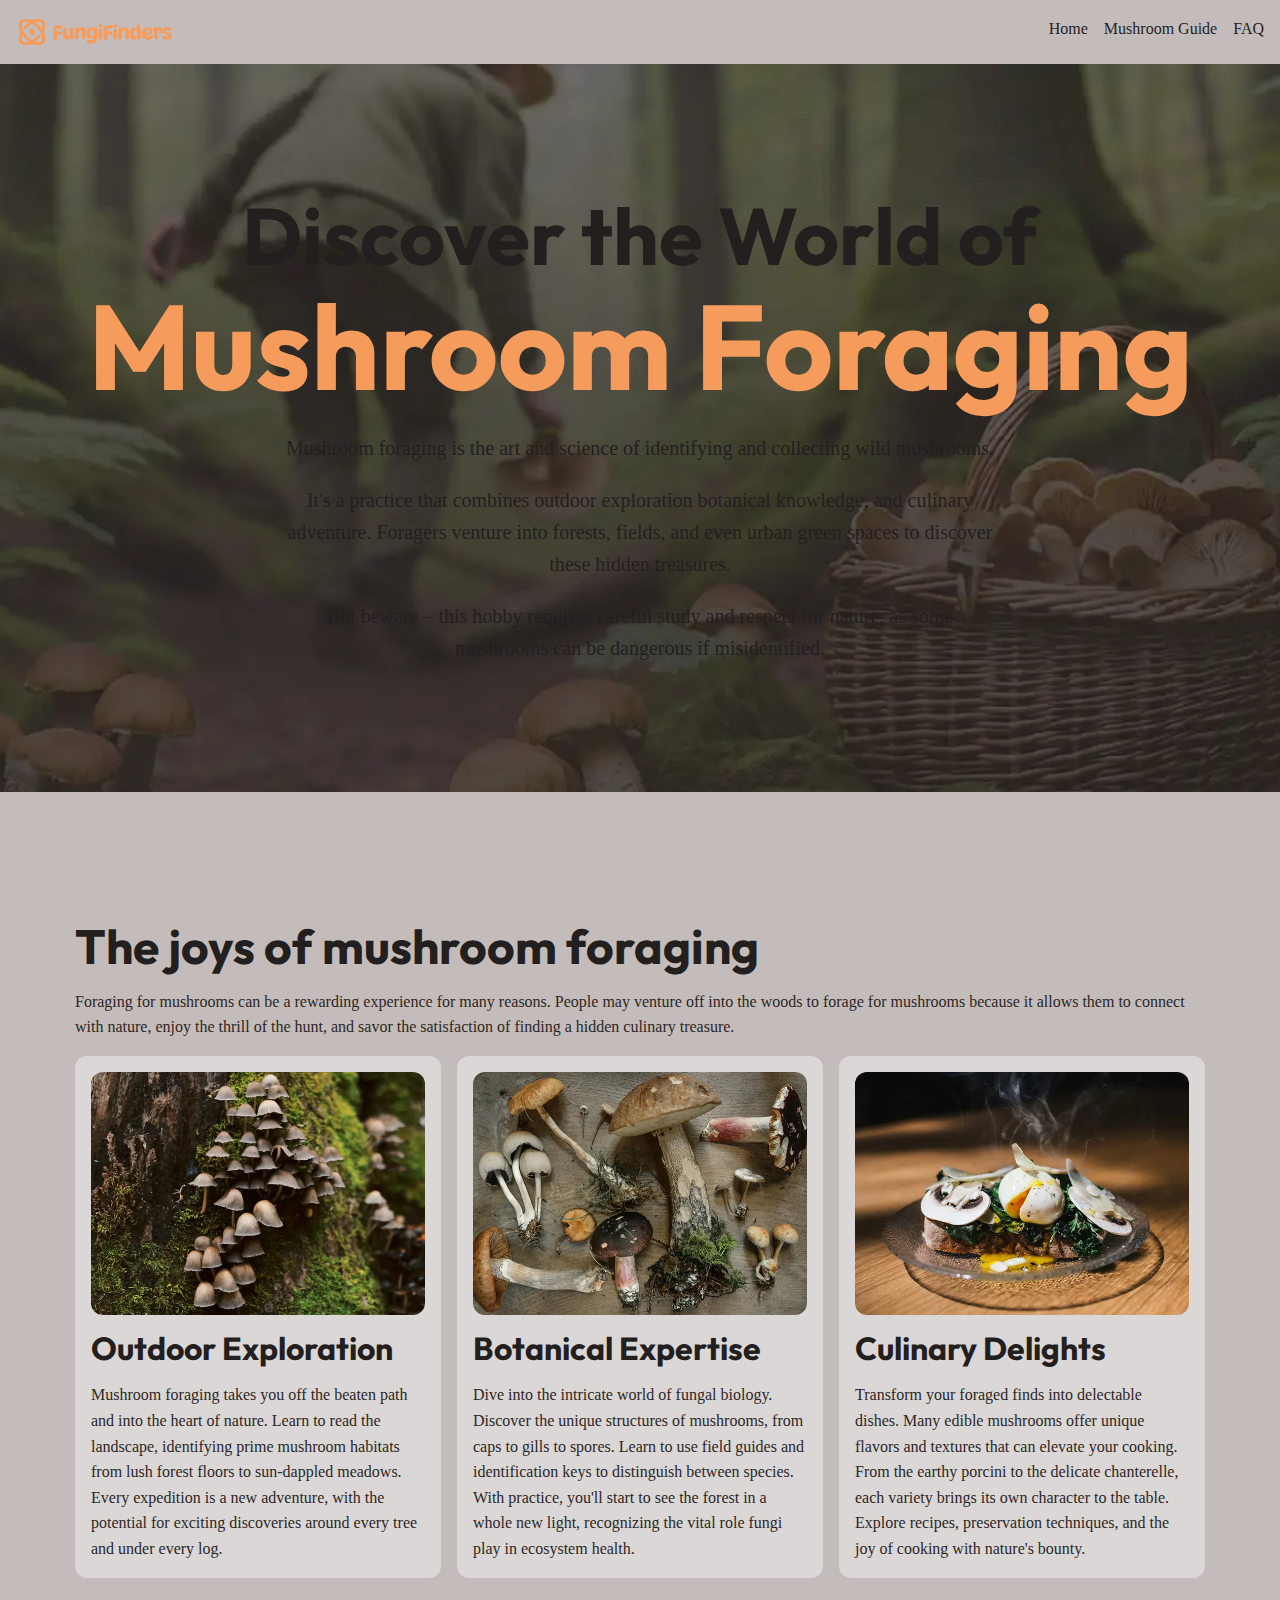
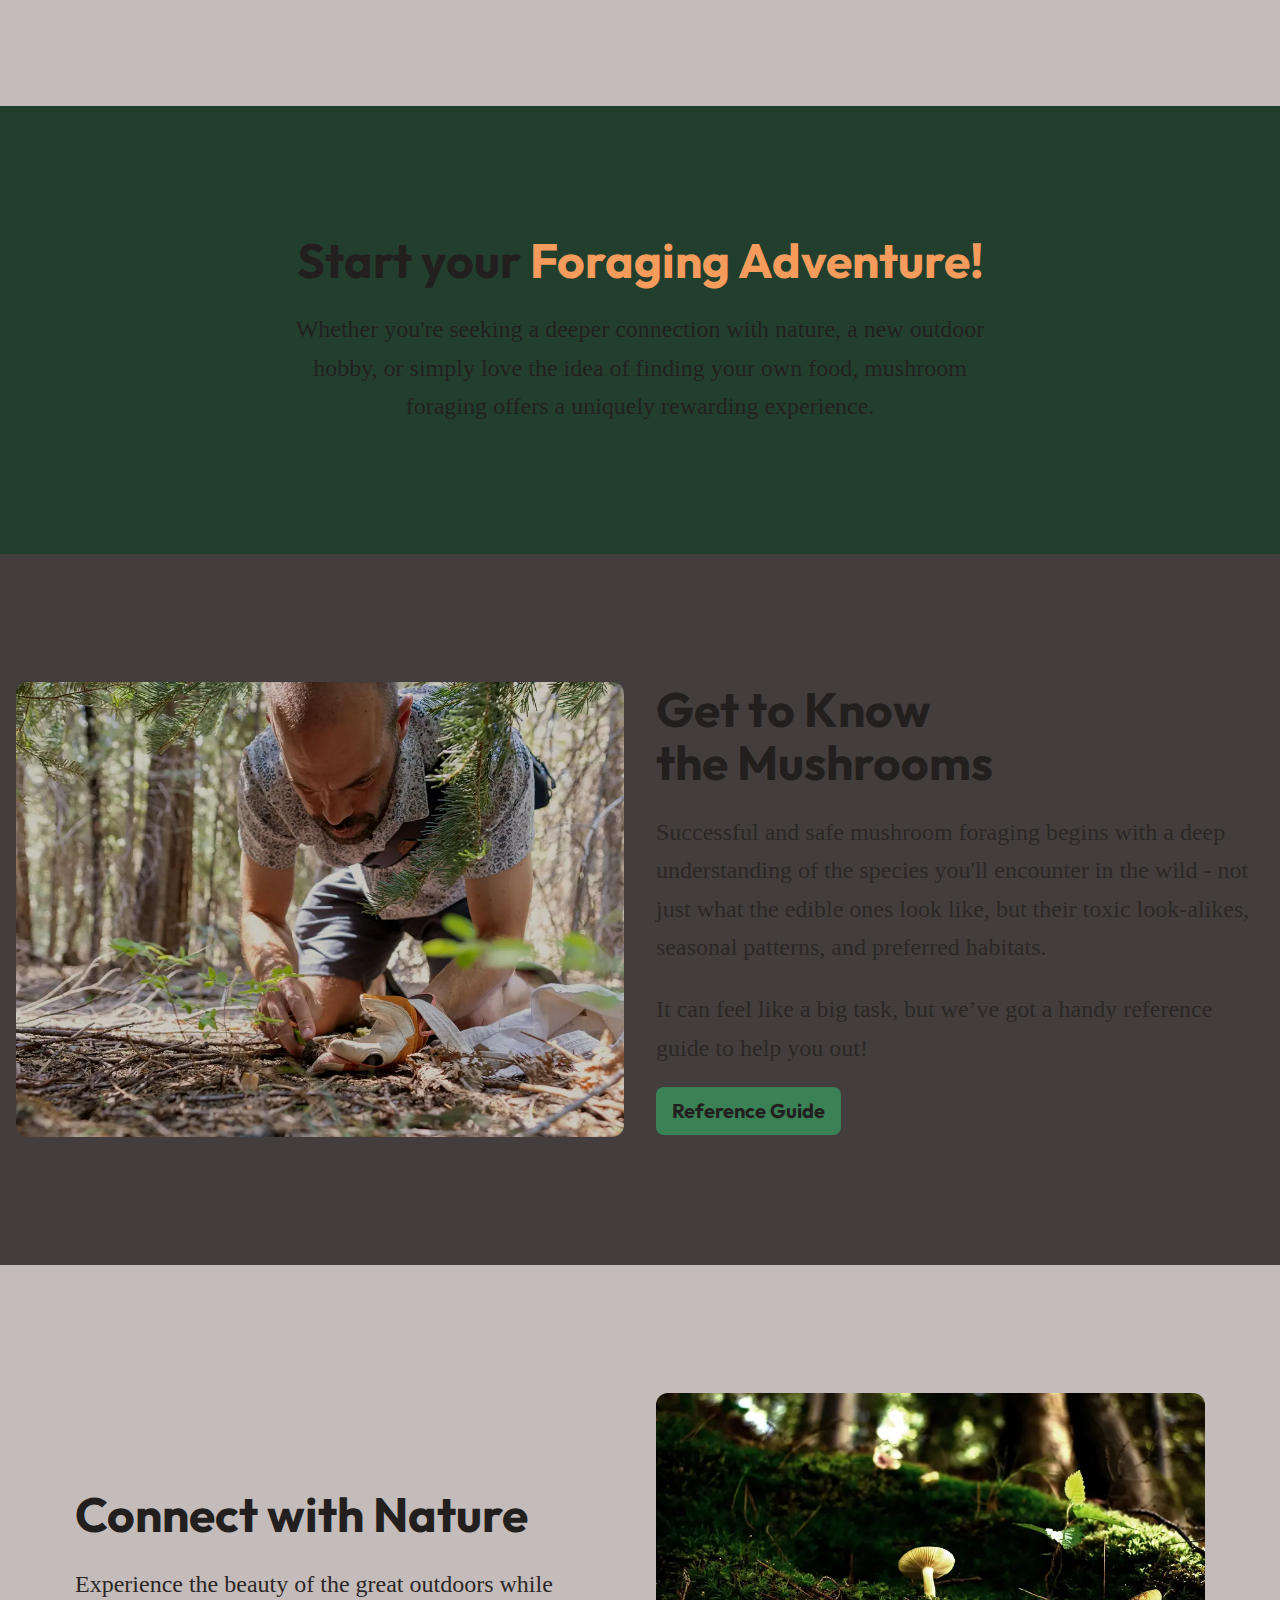
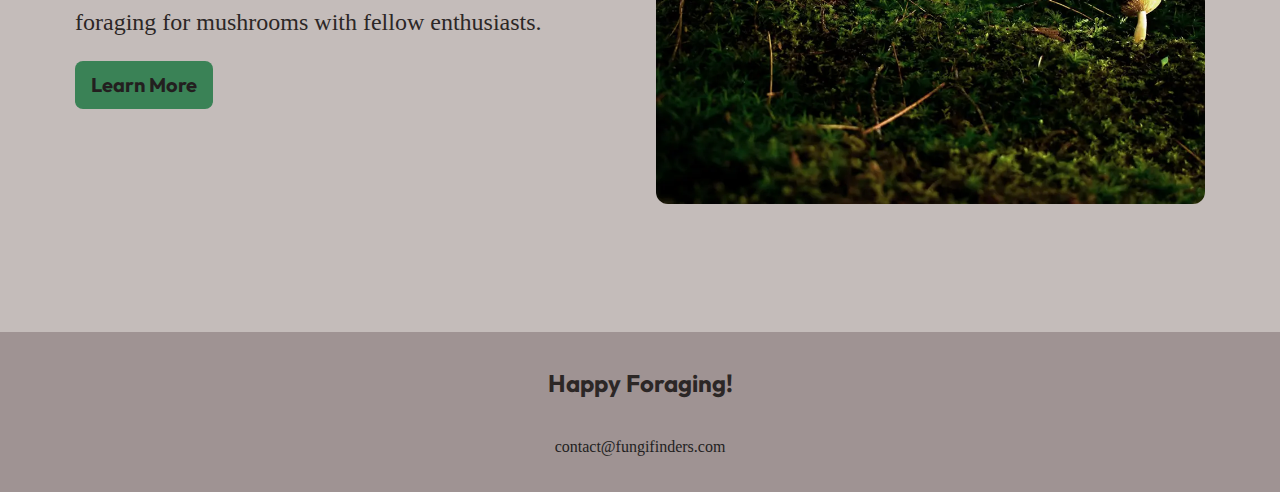
<file: index.html>
<!DOCTYPE html>
<html lang="en">
  <head>
    <meta charset="UTF-8" />
    <meta name="viewport" content="width=device-width, initial-scale=1.0" />
    <title>Fungi Finders</title>
    <link rel="stylesheet" href="styles.css" />
    <link rel="preconnect" href="https://fonts.googleapis.com" />
    <link rel="preconnect" href="https://fonts.gstatic.com" crossorigin />
    <link
      href="https://fonts.googleapis.com/css2?family=Fira+Sans:wght@400;700&family=Outfit:wght@100..900&display=swap"
      rel="stylesheet"
    />
    <script src="main.js" defer></script>
  </head>

  <body>
    <a href="#main" class="skip-to-main">Skip to main content</a>
    <header class="site-header">
      <div class="wrapper" data-width="wide">
        <div class="site-header__inner">
          <img src="assets/fungi-finders.svg" alt="Fungi Finders" />
          <button aria-controls="primary-nav" aria-expanded="false">
            <span class="visually-hidden">Menu</span>
            <img src="assets/hamburger.svg" alt="" />
          </button>
          <nav id="primary-nav" class="primary-navigation">
            <ul>
              <li><a href="/">Home</a></li>
              <li><a href="#">Mushroom Guide</a></li>
              <li><a href="#">FAQ</a></li>
            </ul>
          </nav>
        </div>
      </div>
    </header>

    <main id="main">
      <section class="hero flow section" data-padding="compact">
        <div class="wrapper">
          <h1 class="hero__title">
            Discover the World of <span> Mushroom Foraging</span>
          </h1>
        </div>
        <div class="wrapper" data-width="narrow">
          <div class="flow">
            <p>
              Mushroom foraging is the art and science of identifying and
              collecting wild mushrooms.
            </p>
            <p>
              It's a practice that combines outdoor exploration botanical
              knowledge, and culinary adventure. Foragers venture into forests,
              fields, and even urban green spaces to discover these hidden
              treasures.
            </p>
            <p>
              But beware – this hobby requires careful study and respect for
              nature, as some mushrooms can be dangerous if misidentified.
            </p>
          </div>
        </div>
      </section>

      <section class="section">
        <div class="wrapper flow">
          <h2 class="section-title">The joys of mushroom foraging</h2>
          <p>
            Foraging for mushrooms can be a rewarding experience for many
            reasons. People may venture off into the woods to forage for
            mushrooms because it allows them to connect with nature, enjoy the
            thrill of the hunt, and savor the satisfaction of finding a hidden
            culinary treasure.
          </p>

          <!-- three-columns -->
          <div class="equal-columns">
            <div class="card">
              <img
                src="assets/outdoor-exploration.webp"
                alt="Tightly grouped brown mushrooms growing up a mossy tree trunk"
              />

              <h3 class="card__title">Outdoor Exploration</h3>
              <p>
                Mushroom foraging takes you off the beaten path and into the
                heart of nature. Learn to read the landscape, identifying prime
                mushroom habitats from lush forest floors to sun-dappled
                meadows. Every expedition is a new adventure, with the potential
                for exciting discoveries around every tree and under every log.
              </p>
            </div>
            <div class="card">
              <img
                src="assets/botanical-expertise.webp"
                alt="Diferent types of wild mushrooms on a table"
              />
              <h3 class="card__title">Botanical Expertise</h3>
              <p>
                Dive into the intricate world of fungal biology. Discover the
                unique structures of mushrooms, from caps to gills to spores.
                Learn to use field guides and identification keys to distinguish
                between species. With practice, you'll start to see the forest
                in a whole new light, recognizing the vital role fungi play in
                ecosystem health.
              </p>
            </div>
            <div class="card">
              <img
                src="assets/culinary-delight.webp"
                alt="A plate of food with mushrooms on top"
              />
              <h3 class="card__title">Culinary Delights</h3>
              <p>
                Transform your foraged finds into delectable dishes. Many edible
                mushrooms offer unique flavors and textures that can elevate
                your cooking. From the earthy porcini to the delicate
                chanterelle, each variety brings its own character to the table.
                Explore recipes, preservation techniques, and the joy of cooking
                with nature's bounty.
              </p>
            </div>
          </div>
        </div>
      </section>

      <section
        class="section text-center background-accent"
        data-padding="compact"
      >
        <div class="wrapper" data-width="narrow">
          <div class="flow font-size-lg text-high-contrast">
            <h2 class="section-title">
              Start your <span class="text-brand">Foraging Adventure!</span>
            </h2>
            <p>
              Whether you're seeking a deeper connection with nature, a new
              outdoor hobby, or simply love the idea of finding your own food,
              mushroom foraging offers a uniquely rewarding experience.
            </p>
          </div>
        </div>
      </section>

      <!-- two columns -->
      <section class="section background-extra-dark">
        <div class="wrapper" data-width="wide">
          <div class="equal-columns" data-gap="large" data-alignment="centered">
            <div>
              <img
                src="./assets/get-to-know.webp"
                alt="Man picking mushrooms in the forest"
              />
            </div>

            <div class="flow font-size-lg">
              <h2 class="section-title">Get to Know the Mushrooms</h2>
              <p>
                Successful and safe mushroom foraging begins with a deep
                understanding of the species you'll encounter in the wild - not
                just what the edible ones look like, but their toxic
                look-alikes, seasonal patterns, and preferred habitats.
              </p>
              <p>
                It can feel like a big task, but we’ve got a handy reference
                guide to help you out!
              </p>
              <a class="button" href="#"
                ><span class="visually-hidden"
                  >Learn more about the different types of mushrooms using our
                  handy </span
                >Reference Guide</a
              >
            </div>
          </div>
        </div>
      </section>

      <!-- two columns -->
      <section class="section">
        <div class="wrapper">
          <div class="equal-columns" data-gap="large" data-alignment="centered">
            <div class="flow font-size-lg">
              <h2 class="section-title">Connect with Nature</h2>
              <p>
                Experience the beauty of the great outdoors while foraging for
                mushrooms with fellow enthusiasts.
              </p>
              <a class="button" href="#"
                >Learn More<span class="visually-hidden"
                  >about the different types of mushrooms using our handy
                  mushroom guide</span
                >
              </a>
            </div>

            <div>
              <img
                src="./assets/nature.webp"
                alt="A small white mushroom growing on a mossy forest floor"
              />
            </div>
          </div>
        </div>
      </section>
    </main>

    <footer class="site-footer">
      <p class="site--footer__title">Happy Foraging!</p>
      <a href="mailto:contact@fungifinders.com"> contact@fungifinders.com</a>
    </footer>
  </body>
</html>
</file>
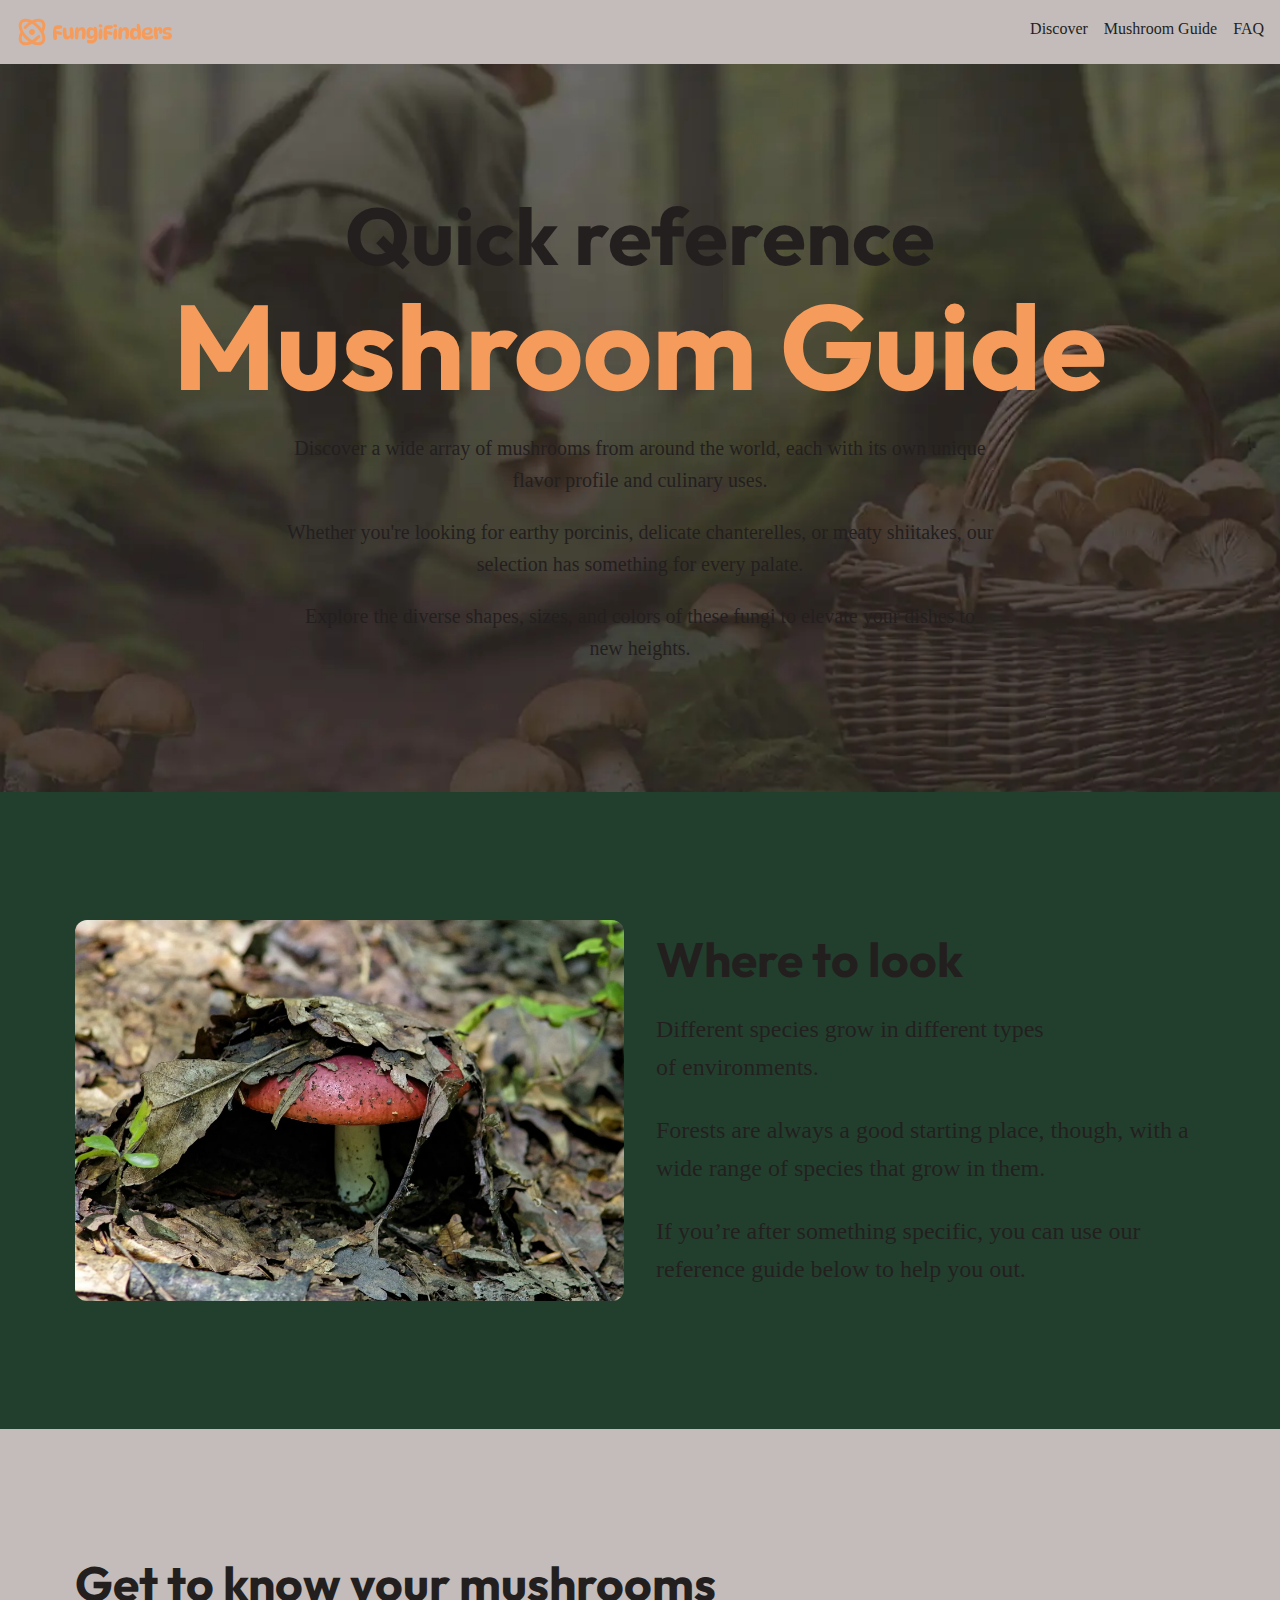
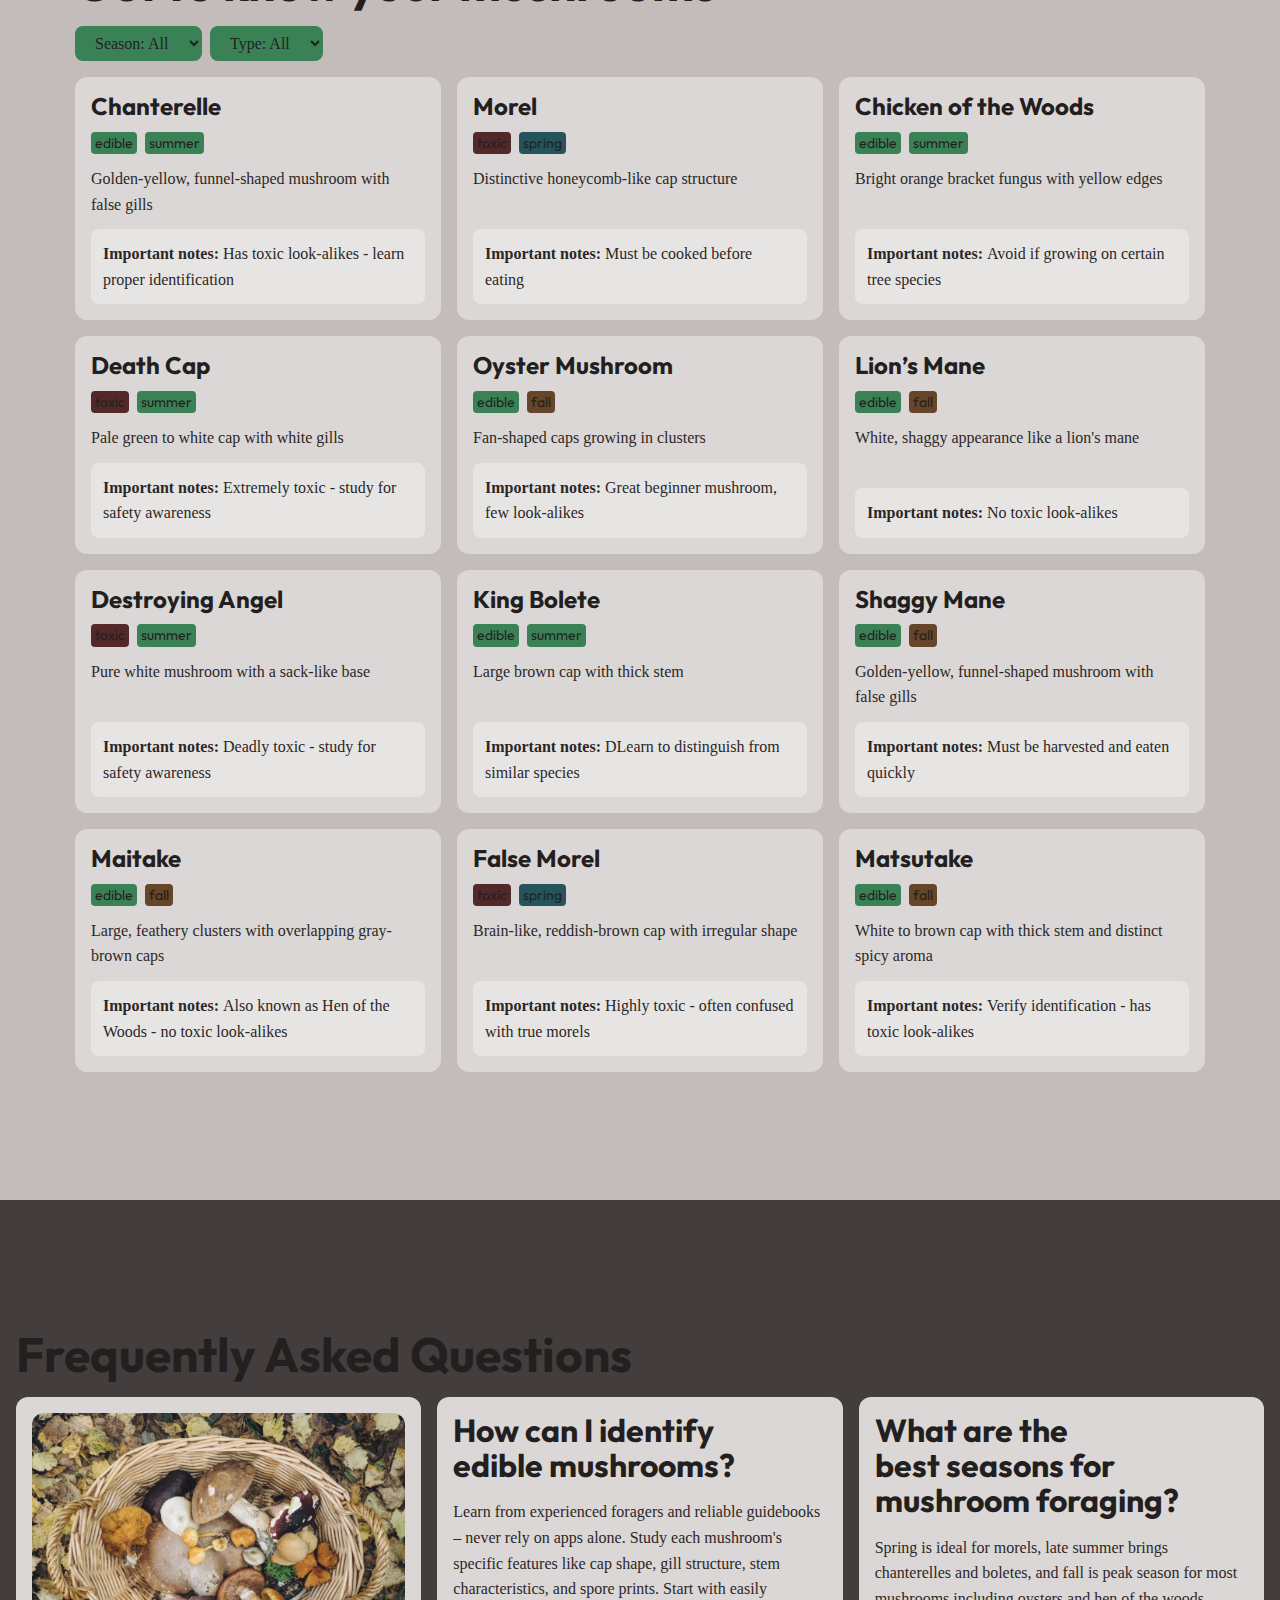
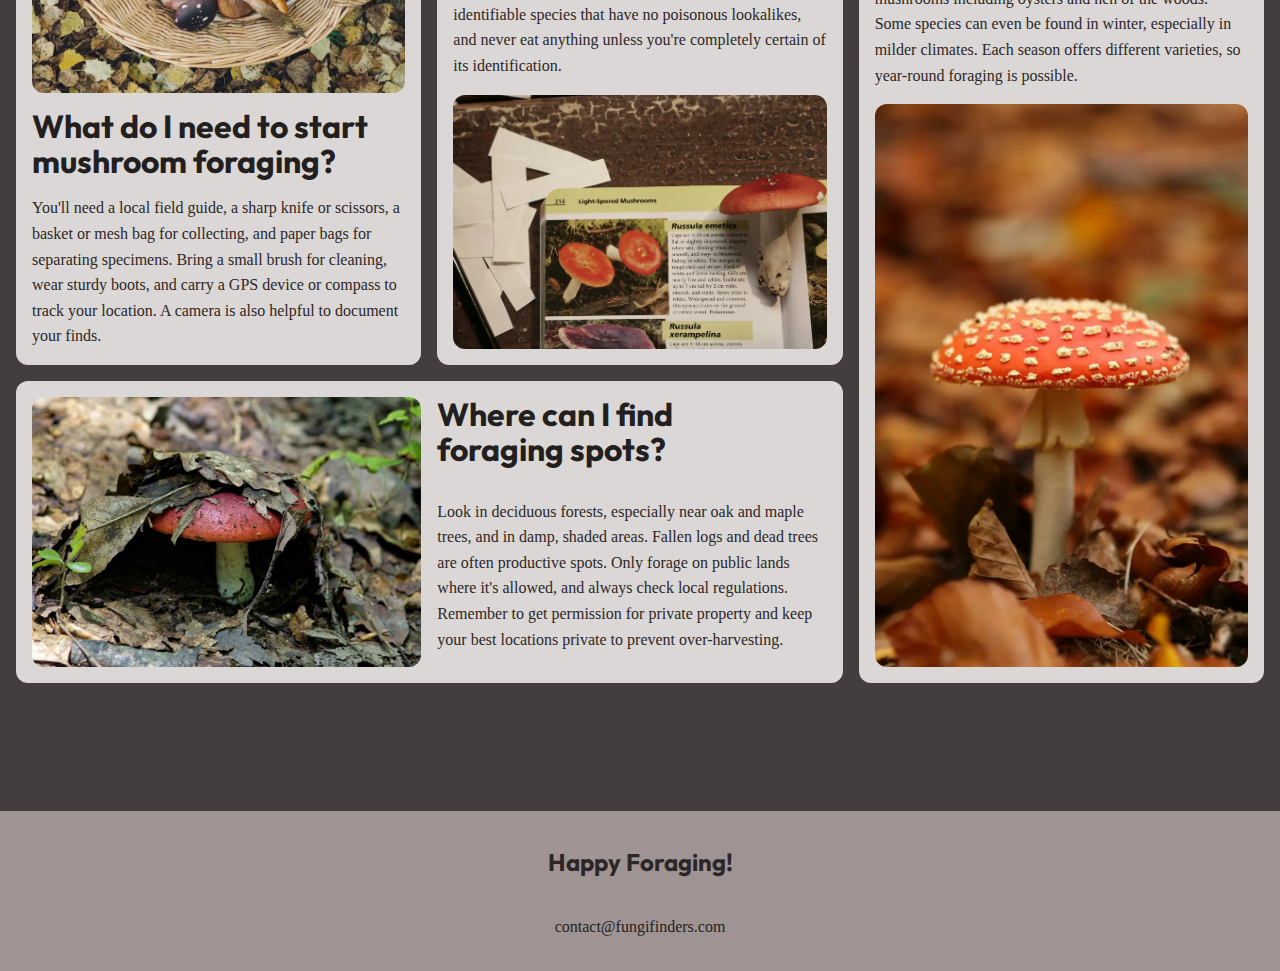
<file: mushroom-guide.html>
<!DOCTYPE html>
<html lang="en">
  <head>
    <meta charset="UTF-8" />
    <meta name="viewport" content="width=device-width, initial-scale=1.0" />
    <title>Fungi Finders</title>
    <link rel="stylesheet" href="styles.css" />
    <link rel="preconnect" href="https://fonts.googleapis.com" />
    <link rel="preconnect" href="https://fonts.gstatic.com" crossorigin />
    <link
      href="https://fonts.googleapis.com/css2?family=Fira+Sans:wght@400;700&family=Outfit:wght@100..900&display=swap"
      rel="stylesheet"
    />
    <script src="main.js" defer></script>
    <script src="mushroom-filter.js" defer></script>
  </head>

  <body>
    <a href="#main" class="skip-to-main">Skip to main content</a>
    <header class="site-header">
      <div class="wrapper" data-width="wide">
        <div class="site-header__inner">
          <img src="assets/fungi-finders.svg" alt="Fungi Finders" />
          <button aria-controls="primary-nav" aria-expanded="false">
            <span class="visually-hidden">Menu</span>
            <img src="assets/hamburger.svg" alt="" />
          </button>
          <nav id="primary-nav" class="primary-navigation">
            <ul>
              <li><a href="/">Discover</a></li>
              <li><a href="./mushroom-guide.html">Mushroom Guide</a></li>
              <li><a href="./mushroom-guide.html#faq">FAQ</a></li>
            </ul>
          </nav>
        </div>
      </div>
    </header>

    <main id="main">
      <section class="hero flow section" data-padding="compact">
        <div class="wrapper">
          <h1 class="hero__title">
            Quick reference <span> Mushroom Guide</span>
          </h1>
        </div>
        <div class="wrapper" data-width="narrow">
          <div class="flow">
            <p>
              Discover a wide array of mushrooms from around the world, each
              with its own unique flavor profile and culinary uses.
            </p>
            <p>
              Whether you're looking for earthy porcinis, delicate chanterelles,
              or meaty shiitakes, our selection has something for every palate.
            </p>
            <p>
              Explore the diverse shapes, sizes, and colors of these fungi to
              elevate your dishes to new heights.
            </p>
          </div>
        </div>
      </section>

      <!-- where to look -->
      <section class="section background-accent">
        <div class="wrapper">
          <div class="equal-columns" data-alignment="centered" data-gap="large">
            <div>
              <img
                src="./assets/where-to-find.webp"
                alt="A white mushroom with a large cap growing on the forest floor"
              />
            </div>
            <div class="flow font-size-lg text-high-contrast">
              <h2 class="section-title">Where to look</h2>
              <p>Different species grow in different types of environments.</p>
              <p>
                Forests are always a good starting place, though, with a wide
                range of species that grow in them.
              </p>
              <p>
                If you’re after something specific, you can use our reference
                guide below to help you out.
              </p>
            </div>
          </div>
        </div>
      </section>

      <!-- get to know your mushrooms -->
      <section class="mushroom-guide section">
        <div class="wrapper flow">
          <h2 class="section-title">Get to know your mushrooms</h2>
          <div class="flex-group">
            <select name="season" id="season" hidden>
              <option value="all">Season: All</option>
              <option value="spring">Spring</option>
              <option value="summer">Summer</option>
              <option value="fall">Fall</option>
            </select>
            <select name="edible" id="edible" hidden>
              <option value="all">Type: All</option>
              <option value="edible">Edible</option>
              <option value="toxic">Toxic</option>
            </select>
          </div>

          <!-- grid of mushrooms -->
          <div class="grid-auto-fill">
            <div class="card">
              <h3 class="card__title">Chanterelle</h3>
              <ul
                class="tag-list"
                role="list"
                aria-label="Mushroom characteristics"
              >
                <li data-edible="edible">
                  <span class="visually-hidden"> This mushroom is </span>edible
                </li>
                <li data-season="summer">
                  <span class="visually-hidden"
                    >Best season to harvest this mushroom is
                  </span>
                  summer
                </li>
              </ul>
              <p>Golden-yellow, funnel-shaped mushroom with false gills</p>
              <div class="card__note">
                <strong> Important notes: </strong>
                Has toxic look-alikes - learn proper identification
              </div>
            </div>

            <div class="card">
              <h3 class="card__title">Morel</h3>
              <ul
                class="tag-list"
                role="list"
                aria-label="Mushroom characteristics"
              >
                <li data-edible="toxic">
                  <span class="visually-hidden"> This mushroom is </span>toxic
                </li>
                <li data-season="spring">
                  <span class="visually-hidden"
                    >Best season to harvest this mushroom is
                  </span>
                  spring
                </li>
              </ul>
              <p>Distinctive honeycomb-like cap structure</p>
              <div class="card__note">
                <strong> Important notes: </strong>
                Must be cooked before eating
              </div>
            </div>

            <div class="card">
              <h3 class="card__title">Chicken of the Woods</h3>
              <ul
                class="tag-list"
                role="list"
                aria-label="Mushroom characteristics"
              >
                <li data-edible="edible">
                  <span class="visually-hidden"> This mushroom is </span>edible
                </li>
                <li data-season="summer">
                  <span class="visually-hidden"
                    >Best season to harvest this mushroom is
                  </span>
                  summer
                </li>
              </ul>
              <p>Bright orange bracket fungus with yellow edges</p>
              <div class="card__note">
                <strong> Important notes: </strong>
                Avoid if growing on certain tree species
              </div>
            </div>

            <div class="card">
              <h3 class="card__title">Death Cap</h3>
              <ul
                class="tag-list"
                role="list"
                aria-label="Mushroom characteristics"
              >
                <li data-edible="toxic">
                  <span class="visually-hidden"> This mushroom is </span>toxic
                </li>
                <li data-season="summer">
                  <span class="visually-hidden"
                    >Best season to harvest this mushroom is
                  </span>
                  summer
                </li>
              </ul>
              <p>Pale green to white cap with white gills</p>
              <div class="card__note">
                <strong> Important notes: </strong>
                Extremely toxic - study for safety awareness
              </div>
            </div>

            <div class="card">
              <h3 class="card__title">Oyster Mushroom</h3>
              <ul
                class="tag-list"
                role="list"
                aria-label="Mushroom characteristics"
              >
                <li data-edible="edible">
                  <span class="visually-hidden"> This mushroom is </span>edible
                </li>
                <li data-season="fall">
                  <span class="visually-hidden"
                    >Best season to harvest this mushroom is
                  </span>
                  fall
                </li>
              </ul>
              <p>Fan-shaped caps growing in clusters</p>
              <div class="card__note">
                <strong> Important notes: </strong>
                Great beginner mushroom, few look-alikes
              </div>
            </div>

            <div class="card">
              <h3 class="card__title">Lion’s Mane</h3>
              <ul
                class="tag-list"
                role="list"
                aria-label="Mushroom characteristics"
              >
                <li data-edible="edible">
                  <span class="visually-hidden"> This mushroom is </span>edible
                </li>
                <li data-season="fall">
                  <span class="visually-hidden"
                    >Best season to harvest this mushroom is
                  </span>
                  fall
                </li>
              </ul>
              <p>White, shaggy appearance like a lion's mane</p>
              <div class="card__note">
                <strong> Important notes: </strong>
                No toxic look-alikes
              </div>
            </div>

            <div class="card">
              <h3 class="card__title">Destroying Angel</h3>
              <ul
                class="tag-list"
                role="list"
                aria-label="Mushroom characteristics"
              >
                <li data-edible="toxic">
                  <span class="visually-hidden"> This mushroom is </span>toxic
                </li>
                <li data-season="summer">
                  <span class="visually-hidden"
                    >Best season to harvest this mushroom is
                  </span>
                  summer
                </li>
              </ul>
              <p>Pure white mushroom with a sack-like base</p>
              <div class="card__note">
                <strong> Important notes: </strong>
                Deadly toxic - study for safety awareness
              </div>
            </div>

            <div class="card">
              <h3 class="card__title">King Bolete</h3>
              <ul
                class="tag-list"
                role="list"
                aria-label="Mushroom characteristics"
              >
                <li data-edible="edible">
                  <span class="visually-hidden"> This mushroom is </span>edible
                </li>
                <li data-season="summer">
                  <span class="visually-hidden"
                    >Best season to harvest this mushroom is
                  </span>
                  summer
                </li>
              </ul>
              <p>Large brown cap with thick stem</p>
              <div class="card__note">
                <strong> Important notes: </strong>
                DLearn to distinguish from similar species
              </div>
            </div>

            <div class="card">
              <h3 class="card__title">Shaggy Mane</h3>
              <ul
                class="tag-list"
                role="list"
                aria-label="Mushroom characteristics"
              >
                <li data-edible="edible">
                  <span class="visually-hidden"> This mushroom is </span>edible
                </li>
                <li data-season="fall">
                  <span class="visually-hidden"
                    >Best season to harvest this mushroom is
                  </span>
                  fall
                </li>
              </ul>
              <p>Golden-yellow, funnel-shaped mushroom with false gills</p>
              <div class="card__note">
                <strong> Important notes: </strong>
                Must be harvested and eaten quickly
              </div>
            </div>

            <div class="card">
              <h3 class="card__title">Maitake</h3>
              <ul
                class="tag-list"
                role="list"
                aria-label="Mushroom characteristics"
              >
                <li data-edible="edible">
                  <span class="visually-hidden"> This mushroom is </span>edible
                </li>
                <li data-season="fall">
                  <span class="visually-hidden"
                    >Best season to harvest this mushroom is
                  </span>
                  fall
                </li>
              </ul>
              <p>Large, feathery clusters with overlapping gray-brown caps</p>
              <div class="card__note">
                <strong> Important notes: </strong>
                Also known as Hen of the Woods - no toxic look-alikes
              </div>
            </div>

            <div class="card">
              <h3 class="card__title">False Morel</h3>
              <ul
                class="tag-list"
                role="list"
                aria-label="Mushroom characteristics"
              >
                <li data-edible="toxic">
                  <span class="visually-hidden"> This mushroom is </span>toxic
                </li>
                <li data-season="spring">
                  <span class="visually-hidden"
                    >Best season to harvest this mushroom is
                  </span>
                  spring
                </li>
              </ul>
              <p>Brain-like, reddish-brown cap with irregular shape</p>
              <div class="card__note">
                <strong> Important notes: </strong>
                Highly toxic - often confused with true morels
              </div>
            </div>

            <div class="card">
              <h3 class="card__title">Matsutake</h3>
              <ul
                class="tag-list"
                role="list"
                aria-label="Mushroom characteristics"
              >
                <li data-edible="edible">
                  <span class="visually-hidden"> This mushroom is </span>edible
                </li>
                <li data-season="fall">
                  <span class="visually-hidden"
                    >Best season to harvest this mushroom is
                  </span>
                  fall
                </li>
              </ul>
              <p>White to brown cap with thick stem and distinct spicy aroma</p>
              <div class="card__note">
                <strong> Important notes: </strong>
                Verify identification - has toxic look-alikes
              </div>
            </div>
          </div>
          <div class="no-matches" hidden>No matches for these filters</div>
        </div>
      </section>

      <!-- FAQ -->
      <section class="section background-extra-dark">
        <div class="wrapper flow" data-width="wide">
          <h2 id="faq" class="section-title">Frequently Asked Questions</h2>
          <div class="faq-bento">
            <div class="card">
              <img
                src="./assets/start-foraging.webp"
                alt="A basket full of mushrooms"
              />
              <h3 class="card__title">
                What do I need to start mushroom foraging?
              </h3>
              <p>
                You'll need a local field guide, a sharp knife or scissors, a
                basket or mesh bag for collecting, and paper bags for separating
                specimens. Bring a small brush for cleaning, wear sturdy boots,
                and carry a GPS device or compass to track your location. A
                camera is also helpful to document your finds.
              </p>
            </div>
            <div class="card">
              <img
                src="./assets/identify-mushrooms.webp"
                alt="A mushroom with a red cap on top of a book, showing the information about that mushroom"
              />
              <h3 class="card__title">How can I identify edible mushrooms?</h3>
              <p>
                Learn from experienced foragers and reliable guidebooks – never
                rely on apps alone. Study each mushroom's specific features like
                cap shape, gill structure, stem characteristics, and spore
                prints. Start with easily identifiable species that have no
                poisonous lookalikes, and never eat anything unless you're
                completely certain of its identification.
              </p>
            </div>
            <div class="card">
              <img
                src="./assets/where-to-find.webp"
                alt="A mushroom with a red cap, poking out of a pile of leaves"
              />
              <h3 class="card__title">Where can I find foraging spots?</h3>
              <p>
                Look in deciduous forests, especially near oak and maple trees,
                and in damp, shaded areas. Fallen logs and dead trees are often
                productive spots. Only forage on public lands where it's
                allowed, and always check local regulations. Remember to get
                permission for private property and keep your best locations
                private to prevent over-harvesting.
              </p>
            </div>
            <div class="card">
              <img
                src="./assets/best-seasons.webp"
                alt="A mushroom with a red cap with white dots on top of it, growing out of a leafy forest floor"
              />
              <h3 class="card__title">
                What are the best seasons for mushroom foraging?
              </h3>
              <p>
                Spring is ideal for morels, late summer brings chanterelles and
                boletes, and fall is peak season for most mushrooms including
                oysters and hen of the woods. Some species can even be found in
                winter, especially in milder climates. Each season offers
                different varieties, so year-round foraging is possible.
              </p>
            </div>
          </div>
        </div>
      </section>
    </main>

    <footer class="site-footer">
      <p class="site--footer__title">Happy Foraging!</p>
      <a href="mailto:contact@fungifinders.com"> contact@fungifinders.com</a>
    </footer>
  </body>
</html>
</file>
<file: styles.css>
@view-transition {
    navigation: auto;
}


@layer reset {

    *,
    *::before,
    *::after {
        box-sizing: border-box;
    }

    /* https://kilianvalkhof.com/2022/css-html/your-css-reset-needs-text-size-adjust-probably/ */
    html {
        -moz-text-size-adjust: none;
        -webkit-text-size-adjust: none;
        text-size-adjust: none;
    }

    body,
    h1,
    h2,
    h3,
    h4,
    p,
    figure,
    blockquote,
    dl,
    dd {
        margin: 0;
    }

    /* https://www.scottohara.me/blog/2019/01/12/lists-and-safari.html */
    [role="list"] {
        list-style: none;
        margin: 0;
        padding: 0;
    }

    body {
        min-block-size: 100vh;
        line-height: 1.6;
    }

    h1,
    h2,
    h3,
    button,
    input,
    label {
        line-height: 1.1;
    }

    h1,
    h2,
    h3,
    h4 {
        text-wrap: balance;
    }

    p,
    li {
        text-wrap: pretty;
    }

    img,
    picture {
        max-inline-size: 100%;
        display: block;
    }

    input,
    button,
    textarea,
    select {
        font: inherit;
    }
}

@layer base {
    :root {
        --clr-white: hsl(0, 0%, 100%);
        --clr-gray-100: hsl(0, 2%, 79%);
        --clr-brand-400: hsl(25, 88%, 75%);
        --clr-brand-500: hsl(25, 88%, 66%);
        --clr-green-400: hsl(143, 19%, 49%);
        --clr-green-500: hsl(143, 38%, 37%);
        --clr-green-600: hsl(145, 29%, 19%);

        --clr-brown-100: hsl(10, 5%, 90%);
        --clr-brown-200: hsl(9, 7%, 85%);
        --clr-brown-300: hsl(9, 8%, 75%);
        --clr-brown-400: hsl(0, 6%, 60%);

        --clr-brown-500: hsl(10, 5%, 25%);
        --clr-brown-600: hsl(9, 7%, 21%);
        --clr-brown-700: hsl(9, 8%, 16%);
        --clr-brown-800: hsl(0, 6%, 15%);
        --clr-brown-900: hsl(0, 6%, 13%);

        --clr-orange-500: hsl(28, 43%, 28%);
        --clr-red-500: hsl(359, 34%, 24%);
        --clr-teal-500: hsl(186, 42%, 25%);

        --ff-heading: "Outfit", sans-serif;
        --ff-body: "Fira Sans", sans-serif;

        --fs-300: 0.875rem;
        --fs-400: 1rem;
        --fs-500: 1.125rem;
        --fs-600: 1.25rem;
        --fs-700: 1.5rem;
        --fs-800: 2rem;
        --fs-900: 3.75rem;
        --fs-1000: 3.75rem;


        @media (width > 760px) {
            --fs-500: 1.25rem;
            --fs-600: 1.5rem;
            --fs-700: 2rem;
            --fs-800: 3rem;
            --fs-900: 5rem;
            --fs-1000: 7.5rem;
        }

    }

    :root {
        --text-main: var(--clr-gray-100);
        --text-high-contrast: var(--clr-white);
        --text-brand: var(--clr-brand-500);
        --text-brand-light: var(--clr-brand-400);

        --background-accent-light: var(--clr-green-400);
        --background-accent-main: var(--clr-green-500);
        --background-accent-dark: var(--clr-green-600);

        --background-extra-light: var(--clr-brown-500);
        --background-light: var(--clr-brown-600);
        --background-main: var(--clr-brown-700);
        --background-dark: var(--clr-brown-800);
        --background-extra-dark: var(--clr-brown-900);

        --background-tag-green: var(--clr-green-500);
        --background-tag-orange: var(--clr-orange-500);
        --background-tag-red: var(--clr-red-500);

        --font-size-heading-sm: var(--fs-700);
        --font-size-heading-regular: var(--fs-800);
        --font-size-heading-lg: var(--fs-900);
        --font-size-heading-xl: var(--fs-1000);

        --font-size-sm: var(--fs-300);
        --font-size-regular: var(--fs-400);
        --font-size-md: var(--fs-500);
        --font-size-lg: var(--fs-600);

        --border-radius-1: 0.25rem;
        --border-radius-2: 0.5rem;
        --border-radius-3: 0.75rem;

        @media (prefers-color-scheme: light) {
            --background-extra-light: var(--clr-brown-100);
            --background-light: var(--clr-brown-200);
            --background-main: var(--clr-brown-300);
            --background-dark: var(--clr-brown-400);
            --background-extra-dark: var(--clr-brown-500);

            --text-main: var(--clr-brown-700);
            --text-high-contrast: var(--clr-brown-900);


        }

        html {
            font-family: var(--ff-body);
            line-height: 16px;

            scroll-padding: 3rem;
        }

        @media (prefers-reduced-motion: no-preference) {
            html {
                scroll-behavior: smooth;
            }
        }

        body {
            color: var(--text-main);
            background-color: var(--background-main);
            font-size: var(--font-size-regular);
        }

        h1,
        h2,
        h3,
        h4 {
            font-family: var(--ff-heading);
            font-weight: 700;
            color: var(--text-high-contrast);
        }

        h1 {
            font-size: var(--font-size-heading-lg);
        }

        a {
            color: var(--text-high-contrast)
        }

        a:hover,
        a:focus-visible {
            color: var(--text-brand-light);
        }

        img {
            border-radius: var(--border-radius-3);
        }
    }

    @layer layout {
        .flex-group {
            display: flex;
            gap: .5rem;
            flex-wrap: wrap;
        }

        .flow>*+* {
            margin-top: var(--flow-spacer, 1em);
        }

        .grid-flow {
            display: grid;
            gap: var(--grid-flow-gap, 1rem);
        }

        .grid-auto-fill {
            --min-col-size: 275px;
            display: grid;
            gap: 1rem;
            grid-template-columns:
                repeat(auto-fill, minmax(min(var(--min-col-size), 100%), 1fr));
        }

        .equal-columns {
            display: grid;
            gap: var(--equal-columns-gap, 1rem);
            align-items: var(--equal-columns-vertical-alignment, stretch);
            /* localy scoped variables (custom properties) */

            @media(width > 760px) {
                grid-auto-flow: column;
                grid-auto-columns: 1fr;
            }

            &[data-gap="large"] {
                --equal-columns-gap: 2rem;
            }

            &[data-alignment="centered"] {
                --equal-columns-vertical-alignment: center;
            }

            /* This is another way to pass custom properties to the element */
            /* with a class modifier instead of data attributes */
            &.gap-large {
                --equal-columns-gap: 2rem;
            }

        }

        /* if you want to use flex instead of grid, put this class */
        .flex-columns {
            display: flex;
            gap: 1rem;

            >* {
                flex: 1;
            }

            @media(width < 760px) {
                flex-direction: column;
            }
        }

        .section {
            --padding: 3.75rem;
            padding-block: var(--padding);

            @media (width > 760px) {
                --padding: 8rem;

                &[data-padding="compact"] & {
                    --padding: 4.5rem;
                }
            }
        }

        .wrapper {
            /* localy scoped variables (custom properties) */
            --wrapper-max-width: 1130px;

            max-width: var(--wrapper-max-width);
            margin-inline: auto;
            padding-inline: 1rem;
            box-sizing: content-box;

            &[data-width="narrow"] {
                --wrapper-max-width: 720px;
            }

            &[data-width="wide"] {
                --wrapper-max-width: 1330px;
            }
        }

        .no-matches {
            font-size: var(--font-size-lg);
            color: var(--text-brand);
            text-align: center;
            padding: 1rem;

        }
    }

    @layer components {

        .skip-to-main:not(:focus) {
            clip: rect(0 0 0 0);
            clip-path: inset(50%);
            height: 1px;
            overflow: hidden;
            position: absolute;
            white-space: nowrap;
            width: 1px;
        }

        .skip-to-main {
            background: hsl(143, 19%, 49%, 0.9);
            font-size: var(--fs-500);
            padding: 0.5rem;
            position: absolute;
            top: 1rem;
            left: 1rem;
            color: white;
            text-decoration: none;

        }

        .site-header {
            padding-block: 1rem;
            overflow-x: clip;
            /* overflow-clip-matgin: 1rem; */
            /* overflow-y: auto; */
            position: relative;
        }

        .site-header__inner {
            display: flex;
            gap: .5rem 1rem;
            justify-content: space-between;
            flex-wrap: wrap;
        }

        [aria-controls="primary-nav"] {
            z-index: 100;
            background: transparent;
            border: 0;
            cursor: pointer;

            img {
                border-radius: 0;
            }
        }

        [aria-controls="primary-nav"] {
            display: none;
        }

        .primary-navigation {
            ul {
                list-style: none;
                display: flex;
                gap: .5rem 1rem;
                flex-wrap: wrap;
                margin: 0;
                padding: 0;
            }

            a {
                text-decoration: none;
            }

            @media(width < 760px) {

                display: none;
                opacity: 0;
                transition: opacity .5s, display .5s, translate .5s;
                transition-behavior: allow-discrete;
                translate: 100% 0;

                position: absolute;
                z-index: 10;
                top: 0;
                right: 0;
                background-color: var(--background-accent-main);
                padding: 2rem;
                font-size: var(--font-size-lg);
                font-weight: 700;
                font-family: var(--ff-heading);
                border-radius: 0 0 0 var(--border-radius-3);


                ul {
                    flex-direction: column;
                    gap: 0;
                }

                li {
                    --delay: .25s;
                    translate: 50%;
                    transition: translate .25s var(--delay), opacity .25s var(--delay);
                }

                li:nth-child(2) {
                    --delay: 0.5s;
                }

                li:nth-child(3) {
                    --delay: 0.75s;
                }

                li+li {
                    margin-block-start: 1.5rem;
                    padding-block-start: 1.5rem;
                    border-top: 2px solid var(--background-accent-light);
                }
            }
        }

        @media (width < 760px) {
            [aria-controls="primary-nav"] {
                display: block;
            }

            [aria-expanded="true"]+.primary-navigation {
                display: block;
                opacity: 1;
                translate: 0 0;


                @starting-style {
                    opacity: 0;
                    translate: 0 -100%;
                }

                li {
                    translate: 0 0;
                    opacity: 1;

                    @starting-style {
                        opacity: 0;
                        translate: 50% 0;
                    }
                }
            }

        }

        .hero {
            text-align: center;
            font-size: var(--font-size-md);
            color: var(--text-high-contrast);
            background-image: url("assets/hero.webp");
            background-size: cover;
            background-position: center;

            animation: fade-out forwards;
            animation-timeline: view();
            animation-range-start: exit;
        }



        .hero__title {
            font-size: var(--font-size-heading-lg);

            & span {
                font-size: var(--font-size-heading-xl);
                color: var(--text-brand);
                display: block;
            }
        }

        .mushroom-guide {
            --card-title-font-size: var(--font-size-lg);
            --card-title-color: var(--text-high-contrast);
            --card-gap: 0.75rem;

        }

        .faq-bento {
            --card-title-color: var(--text-high-contrast);

            display: grid;
            gap: 1rem;
            grid-template-areas:
                "card-one"
                "card-two"
                "card-three"
                "card-four"
            ;

            @media (width > 600px) {
                grid-template-columns: repeat(2, 1fr);
                grid-template-areas:
                    "card-one card-two"
                    "card-three card-four"
                ;

                :nth-child(even)>img {
                    order: 3;
                }
            }

            @media (width > 900px) {
                grid-template-columns: repeat(3, 1fr);
                grid-template-areas: "card-one card-two card-four"
                    "card-three card-three card-four"

            }



            > :nth-child(1) {
                grid-area: card-one;
            }

            > :nth-child(2) {
                grid-area: card-two;
            }

            > :nth-child(3) {
                grid-area: card-three;

                @media (width > 900px) {
                    display: grid;
                    gap: 1rem;
                    grid-template-columns: 1fr 1fr;

                    img {
                        grid-column: 1/2;
                        grid-row: 1/3;
                    }
                }

            }

            > :nth-child(4) {
                grid-area: card-four;
            }
        }

        .card {
            display: flex;
            flex-direction: column;

            gap: var(--card-gap, 1rem);
            padding: 1rem;
            background-color: var(--background-light);
            border-radius: var(--border-radius-3);

            img {
                border-radius: var(--border-radius-2);
                height: 100%;
                object-fit: cover;
            }
        }



        .card__title {
            font-size:
                var(--card-title-font-size, var(--font-size-heading-sm));
            color:
                var(--card-title-color, var(--text-brand));
        }

        .card__note {
            margin-block-start: auto;
            background-color: var(--background-extra-light);
            padding: 0.75rem;
            border-radius: var(--border-radius-2);
        }

        .tag-list {
            display: flex;
            gap: 0.5rem;
            flex-wrap: wrap;

            li {
                font-family: var(--ff-heading);
                color: var(--text-high-contrast);
                font-size: var(--font-size-sm);
                padding: 0 0.25rem;
                background-color: var(--tag-bg, red);
                border-radius: var(--border-radius-1);
            }

            [data-edible="edible"] {
                background-color: var(--background-accent-main);
            }

            [data-edible="toxic"] {
                background-color: var(--clr-red-500);
            }

            [data-season="summer"] {
                background-color: var(--background-accent-main);
            }

            [data-season="spring"] {
                background-color: var(--clr-teal-500);
            }

            [data-season="fall"] {
                background-color: var(--clr-orange-500);
            }
        }

        .button {
            display: inline-flex;
            font-size: var(--font-size-md);
            text-decoration: none;
            cursor: pointer;
            padding: .5rem 1rem;
            background-color: var(--background-accent-main);
            font-family: var(--ff-heading);
            font-weight: 700;
            border-radius: var(--border-radius-2);
        }

        .button:hover,
        .button:focus-visible {
            color: var(--text-high-contrast);
            background-color: var(--background-accent-light);
        }

        select {
            padding: .5rem 1rem;
            background-color: var(--background-accent-main);
            border: 0;
            border-radius: var(--border-radius-2);
            color: var(--text-high-contrast);
        }

        .site-footer {
            text-align: center;
            background-color: var(--background-dark);
            padding-block: 2rem;
            display: grid;
            gap: 2rem;

            a {
                text-decoration: none;
                color: var(--text-main);

                &:hover,
                &:focus-visible {
                    color: var(--text-brand-light);
                }
            }

            .site--footer__title {
                font-size: var(--font-size-lg);
                font-family: var(--ff-heading);
                font-weight: 700;
            }
        }
    }

    @layer utilities {

        .resizing * {
            transition: none;
            animation: none;
            /* animation-play-state: paused; */
            /* alternative to pause animations */
        }

        [hidden] {
            display: none;
        }

        .visually-hidden {
            clip: rect(0 0 0 0);
            clip-path: inset(50%);
            height: 1px;
            overflow: hidden;
            position: absolute;
            white-space: nowrap;
            width: 1px;
        }

        .text-center {
            text-align: center;
        }

        .text-brand {
            color: var(--text-brand);
        }

        .text-high-contrast {
            color: var(--text-high-contrast);
        }

        .section-title {
            font-size: var(--font-size-heading-regular);
        }

        .background-base {
            background-color: var(--background-base);
        }

        .background-light {
            background-color: var(--background-light);
        }

        .background-extra-light {
            background-color: var(--background-extra-light);
        }

        .background-dark {
            background-color: var(--background-dark);
        }

        .background-extra-dark {
            background-color: var(--background-extra-dark);
        }

        .background-accent {
            background-color: var(--background-accent-dark);
        }

        .font-size-sm {
            font-size: var(--font-size-sm);
        }

        .font-size-regular {
            font-size: var(--font-size-regular);
        }

        .font-size-md {
            font-size: var(--font-size-md);
        }

        .font-size-lg {
            font-size: var(--font-size-lg);
        }
    }

    @keyframes fade-out {
        from {
            opacity: 1;
        }

        to {
            opacity: 0;
        }
    }
}
</file>
